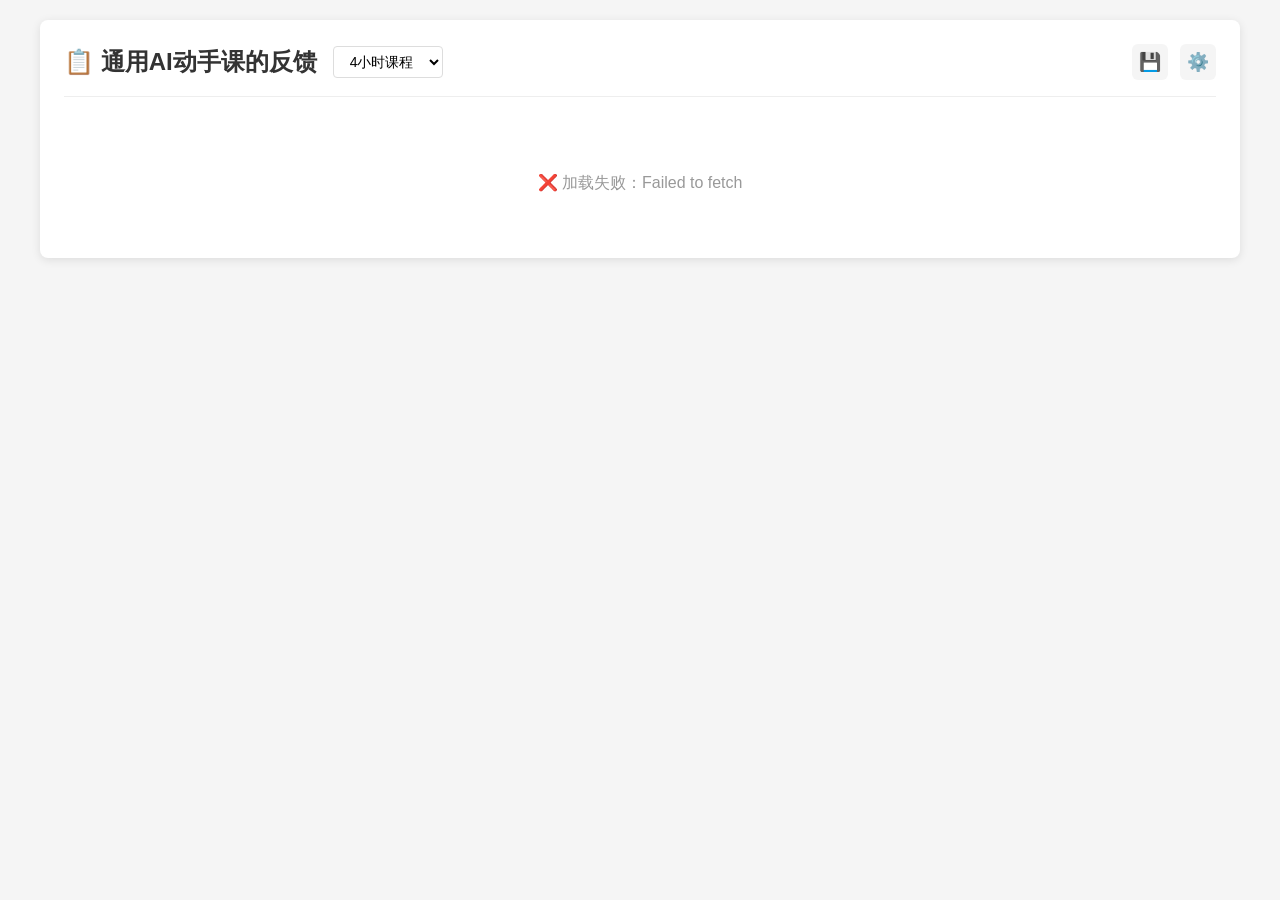
<file: admin.html>
<!DOCTYPE html>
<html lang="zh-CN">
<head>
    <meta charset="UTF-8">
    <meta name="viewport" content="width=device-width, initial-scale=1.0">
    <title>通用AI动手课的反馈</title>
    <style>
        * {
            margin: 0;
            padding: 0;
            box-sizing: border-box;
        }

        body {
            font-family: -apple-system, BlinkMacSystemFont, 'Segoe UI', Roboto, sans-serif;
            background: #f5f5f5;
            padding: 20px;
        }

        .container {
            max-width: 1200px;
            margin: 0 auto;
            background: #fff;
            border-radius: 8px;
            box-shadow: 0 2px 10px rgba(0,0,0,0.1);
            padding: 24px;
        }

        .header {
            display: flex;
            justify-content: space-between;
            align-items: center;
            margin-bottom: 20px;
            padding-bottom: 16px;
            border-bottom: 1px solid #eee;
        }

        .header h1 {
            font-size: 24px;
            color: #333;
        }

        .header-left {
            display: flex;
            align-items: center;
            gap: 16px;
        }

        .course-selector {
            padding: 6px 12px;
            border: 1px solid #ddd;
            border-radius: 4px;
            font-size: 14px;
            background: #fff;
            cursor: pointer;
        }

        .course-selector:focus {
            outline: none;
            border-color: #007bff;
        }

        .header-actions {
            display: flex;
            gap: 12px;
        }

        .icon-btn {
            width: 36px;
            height: 36px;
            border: none;
            border-radius: 6px;
            background: #f5f5f5;
            font-size: 18px;
            cursor: pointer;
            display: flex;
            align-items: center;
            justify-content: center;
            transition: all 0.2s;
        }

        .icon-btn:hover {
            background: #eee;
        }

        .icon-btn.active {
            background: #007bff;
            color: #fff;
        }

        .toolbar {
            display: flex;
            gap: 12px;
            margin-bottom: 16px;
            align-items: center;
            justify-content: flex-end;
        }

        .btn {
            padding: 8px 16px;
            border: none;
            border-radius: 4px;
            font-size: 14px;
            cursor: pointer;
            transition: opacity 0.2s;
        }

        .btn-danger {
            background: #dc3545;
            color: #fff;
        }

        .btn-danger:hover {
            opacity: 0.8;
        }

        .btn-secondary {
            background: #6c757d;
            color: #fff;
        }

        .btn-secondary:hover {
            opacity: 0.8;
        }

        #feedbackList {
            margin-top: 16px;
        }

        .feedback-row {
            display: flex;
            align-items: center;
            padding: 12px 16px;
            border-bottom: 1px solid #eee;
            font-size: 14px;
        }

        .feedback-row:hover {
            background: #f8f9fa;
        }

        .feedback-row.selected {
            background: #e7f3ff;
        }

        .feedback-checkbox {
            margin-right: 12px;
            width: 18px;
            height: 18px;
            flex-shrink: 0;
        }

        .feedback-content {
            flex: 2;
            color: #333;
            overflow: hidden;
            text-overflow: ellipsis;
            white-space: nowrap;
            margin-right: 16px;
        }

        .feedback-name {
            flex: 1;
            color: #666;
            text-align: center;
            min-width: 80px;
        }

        .feedback-date {
            flex: 1;
            color: #999;
            text-align: center;
            min-width: 150px;
        }

        .loading, .empty {
            text-align: center;
            padding: 40px;
            color: #999;
        }

        .status {
            margin-top: 12px;
            padding: 10px;
            border-radius: 4px;
            font-size: 14px;
        }

        .status.success {
            background: #d4edda;
            color: #155724;
        }

        .status.error {
            background: #f8d7da;
            color: #721c24;
        }

        .selected-count {
            color: #666;
            font-size: 14px;
        }
    </style>
</head>
<body>
    <div class="container">
        <div class="header">
            <div class="header-left">
                <h1>📋 通用AI动手课的反馈</h1>
                <select class="course-selector" id="courseSelector">
                    <option value="4">4小时课程</option>
                    <option value="3">3小时课程</option>
                </select>
            </div>
            <div class="header-actions">
                <button class="icon-btn" id="saveBtn" title="保存反馈意见">💾</button>
                <button class="icon-btn" id="manageBtn" title="管理模式">⚙️</button>
            </div>
        </div>
        <div class="toolbar">
            <span class="selected-count" id="selectedCount"></span>
            <button class="btn btn-danger" id="deleteSelectedBtn" style="display:none;">删除选中</button>
            <button class="btn btn-secondary" id="cancelBtn" style="display:none;">取消</button>
        </div>
        <div id="status"></div>
        <div id="feedbackList"></div>
    </div>

    <script>
        const GITHUB_CONFIG = {
            repo: 'panjiasanshao/ai-course-feedback',
            get token() {
                const parts = ['ghp_', '2gUKJ6fOegO6SaSB', '0zMOX0KF5iAG2l', '3d3xeu'];
                return parts.join('');
            }
        };

        const manageBtn = document.getElementById('manageBtn');
        const saveBtn = document.getElementById('saveBtn');
        const deleteSelectedBtn = document.getElementById('deleteSelectedBtn');
        const cancelBtn = document.getElementById('cancelBtn');
        const feedbackList = document.getElementById('feedbackList');
        const statusDiv = document.getElementById('status');
        const selectedCount = document.getElementById('selectedCount');
        const courseSelector = document.getElementById('courseSelector');

        let isManageMode = false;
        let selectedIssues = new Set();
        let allFeedbacks = [];

        function showStatus(message, type) {
            statusDiv.textContent = message;
            statusDiv.className = 'status ' + type;
            setTimeout(() => {
                statusDiv.className = '';
                statusDiv.textContent = '';
            }, 3000);
        }

        function parseIssue(issue) {
            const body = issue.body || '';
            let name = '';
            let content = '';
            let date = new Date(issue.created_at).toLocaleString('zh-CN');

            const nameMatch = body.match(/\*\*姓名：\*\*\s*(.+?)\n/);
            const contentMatch = body.match(/\*\*反馈内容：\*\*\n([\s\S]*)/);

            if (nameMatch) name = nameMatch[1].trim();
            if (contentMatch) content = contentMatch[1].trim();

            return { name, content, date, number: issue.number };
        }

        async function loadCourseConfig() {
            try {
                const response = await fetch(`https://api.github.com/repos/${GITHUB_CONFIG.repo}/issues?labels=course-config&state=open`, {
                    headers: {
                        'Accept': 'application/vnd.github.v3+json',
                        'Authorization': `token ${GITHUB_CONFIG.token}`
                    }
                });
                
                if (!response.ok) throw new Error('加载配置失败');
                const issues = await response.json();
                
                if (issues.length > 0) {
                    const body = issues[0].body;
                    const match = body.match(/courseHours:\s*(\d+)/);
                    if (match) {
                        courseSelector.value = match[1];
                    }
                }
            } catch (error) {
                console.error('加载课程配置失败:', error);
            }
        }

        async function saveCourseConfig() {
            const hours = parseInt(courseSelector.value);
            
            try {
                const response = await fetch(`https://api.github.com/repos/${GITHUB_CONFIG.repo}/issues?labels=course-config&state=open`, {
                    headers: {
                        'Accept': 'application/vnd.github.v3+json',
                        'Authorization': `token ${GITHUB_CONFIG.token}`
                    }
                });
                
                if (!response.ok) throw new Error('保存配置失败');
                const issues = await response.json();
                
                if (issues.length > 0) {
                    const issueNumber = issues[0].number;
                    await fetch(`https://api.github.com/repos/${GITHUB_CONFIG.repo}/issues/${issueNumber}`, {
                        method: 'PATCH',
                        headers: {
                            'Accept': 'application/vnd.github.v3+json',
                            'Authorization': `token ${GITHUB_CONFIG.token}`,
                            'Content-Type': 'application/json'
                        },
                        body: JSON.stringify({
                            body: `courseHours: ${hours}`
                        })
                    });
                } else {
                    await fetch(`https://api.github.com/repos/${GITHUB_CONFIG.repo}/issues`, {
                        method: 'POST',
                        headers: {
                            'Accept': 'application/vnd.github.v3+json',
                            'Authorization': `token ${GITHUB_CONFIG.token}`,
                            'Content-Type': 'application/json'
                        },
                        body: JSON.stringify({
                            title: '课程配置',
                            body: `courseHours: ${hours}`,
                            labels: ['course-config']
                        })
                    });
                }
                
                showStatus(`课程配置已更新为 ${hours} 小时`, 'success');
            } catch (error) {
                showStatus('保存课程配置失败', 'error');
                console.error(error);
            }
        }

        function toggleSelect(number) {
            if (!isManageMode) return;
            const row = document.querySelector(`[data-number="${number}"]`);
            if (selectedIssues.has(number)) {
                selectedIssues.delete(number);
                row.classList.remove('selected');
            } else {
                selectedIssues.add(number);
                row.classList.add('selected');
            }
            updateSelectedCount();
        }

        function updateSelectedCount() {
            selectedCount.textContent = `已选择 ${selectedIssues.size} 条`;
            deleteSelectedBtn.style.display = selectedIssues.size > 0 ? 'inline-block' : 'none';
        }

        function renderIssues(issues) {
            allFeedbacks = issues.map(parseIssue);

            if (issues.length === 0) {
                feedbackList.innerHTML = '<div class="empty">📭 暂无反馈数据</div>';
                return;
            }

            let html = '';
            issues.forEach(issue => {
                const { name, content, date, number } = parseIssue(issue);
                const isSelected = selectedIssues.has(number);
                html += `
                    <div class="feedback-row ${isSelected ? 'selected' : ''}" data-number="${number}" onclick="toggleSelect(${number})">
                        ${isManageMode ? `<input type="checkbox" class="feedback-checkbox" ${isSelected ? 'checked' : ''}>` : ''}
                        <span class="feedback-content">${content}</span>
                        <span class="feedback-name">${name}</span>
                        <span class="feedback-date">${date}</span>
                    </div>
                `;
            });
            feedbackList.innerHTML = html;
        }

        function loadFeedback() {
            feedbackList.innerHTML = '<div class="loading">⏳ 加载中...</div>';

            fetch(`https://api.github.com/repos/${GITHUB_CONFIG.repo}/issues?labels=feedback&state=open&per_page=100`, {
                headers: {
                    'Accept': 'application/vnd.github.v3+json',
                    'Authorization': `token ${GITHUB_CONFIG.token}`
                }
            })
            .then(response => {
                if (!response.ok) throw new Error('加载失败');
                return response.json();
            })
            .then(issues => {
                issues.sort((a, b) => new Date(b.created_at) - new Date(a.created_at));
                selectedIssues.clear();
                renderIssues(issues);
                updateSelectedCount();
            })
            .catch(error => {
                feedbackList.innerHTML = '<div class="empty">❌ 加载失败：' + error.message + '</div>';
            });
        }

        async function saveFeedbacks() {
            if (allFeedbacks.length === 0) {
                showStatus('暂无反馈数据可保存', 'error');
                return;
            }

            const content = allFeedbacks.map(f => f.content).join('\n\n');
            const blob = new Blob([content], { type: 'text/plain;charset=utf-8' });
            const defaultName = `反馈意见_${new Date().toLocaleDateString('zh-CN').replace(/\//g, '-')}.txt`;

            if ('showSaveFilePicker' in window) {
                try {
                    const handle = await window.showSaveFilePicker({
                        suggestedName: defaultName,
                        types: [{
                            description: '文本文件',
                            accept: { 'text/plain': ['.txt'] }
                        }]
                    });
                    const writable = await handle.createWritable();
                    await writable.write(blob);
                    await writable.close();
                    showStatus('反馈意见已保存', 'success');
                } catch (err) {
                    if (err.name !== 'AbortError') {
                        fallbackDownload(blob, defaultName);
                    }
                }
            } else {
                const fileName = prompt('请输入保存文件名：', defaultName);
                if (fileName) {
                    fallbackDownload(blob, fileName);
                }
            }
        }

        function fallbackDownload(blob, fileName) {
            const url = URL.createObjectURL(blob);
            const a = document.createElement('a');
            a.href = url;
            a.download = fileName;
            document.body.appendChild(a);
            a.click();
            document.body.removeChild(a);
            URL.revokeObjectURL(url);
            showStatus('反馈意见已保存到本地', 'success');
        }

        manageBtn.addEventListener('click', function() {
            isManageMode = !isManageMode;
            if (isManageMode) {
                manageBtn.classList.add('active');
                cancelBtn.style.display = 'inline-block';
                loadFeedback();
            } else {
                manageBtn.classList.remove('active');
                selectedIssues.clear();
                cancelBtn.style.display = 'none';
                deleteSelectedBtn.style.display = 'none';
                selectedCount.textContent = '';
                loadFeedback();
            }
        });

        cancelBtn.addEventListener('click', function() {
            isManageMode = false;
            manageBtn.classList.remove('active');
            selectedIssues.clear();
            cancelBtn.style.display = 'none';
            deleteSelectedBtn.style.display = 'none';
            selectedCount.textContent = '';
            loadFeedback();
        });

        deleteSelectedBtn.addEventListener('click', function() {
            if (selectedIssues.size === 0) return;
            if (!confirm(`确定要删除选中的 ${selectedIssues.size} 条反馈吗？`)) return;

            const numbers = Array.from(selectedIssues);
            let deletedCount = 0;

            numbers.forEach(number => {
                fetch(`https://api.github.com/repos/${GITHUB_CONFIG.repo}/issues/${number}`, {
                    method: 'PATCH',
                    headers: {
                        'Accept': 'application/vnd.github.v3+json',
                        'Authorization': `token ${GITHUB_CONFIG.token}`,
                        'Content-Type': 'application/json'
                    },
                    body: JSON.stringify({ state: 'closed' })
                })
                .then(response => {
                    if (response.ok) {
                        deletedCount++;
                        if (deletedCount === numbers.length) {
                            showStatus(`成功删除 ${deletedCount} 条反馈`, 'success');
                            selectedIssues.clear();
                            loadFeedback();
                        }
                    }
                });
            });
        });

        saveBtn.addEventListener('click', saveFeedbacks);

        courseSelector.addEventListener('change', saveCourseConfig);

        window.toggleSelect = toggleSelect;

        window.addEventListener('DOMContentLoaded', function() {
            loadFeedback();
            loadCourseConfig();
        });
    </script>
</body>
</html>
</file>
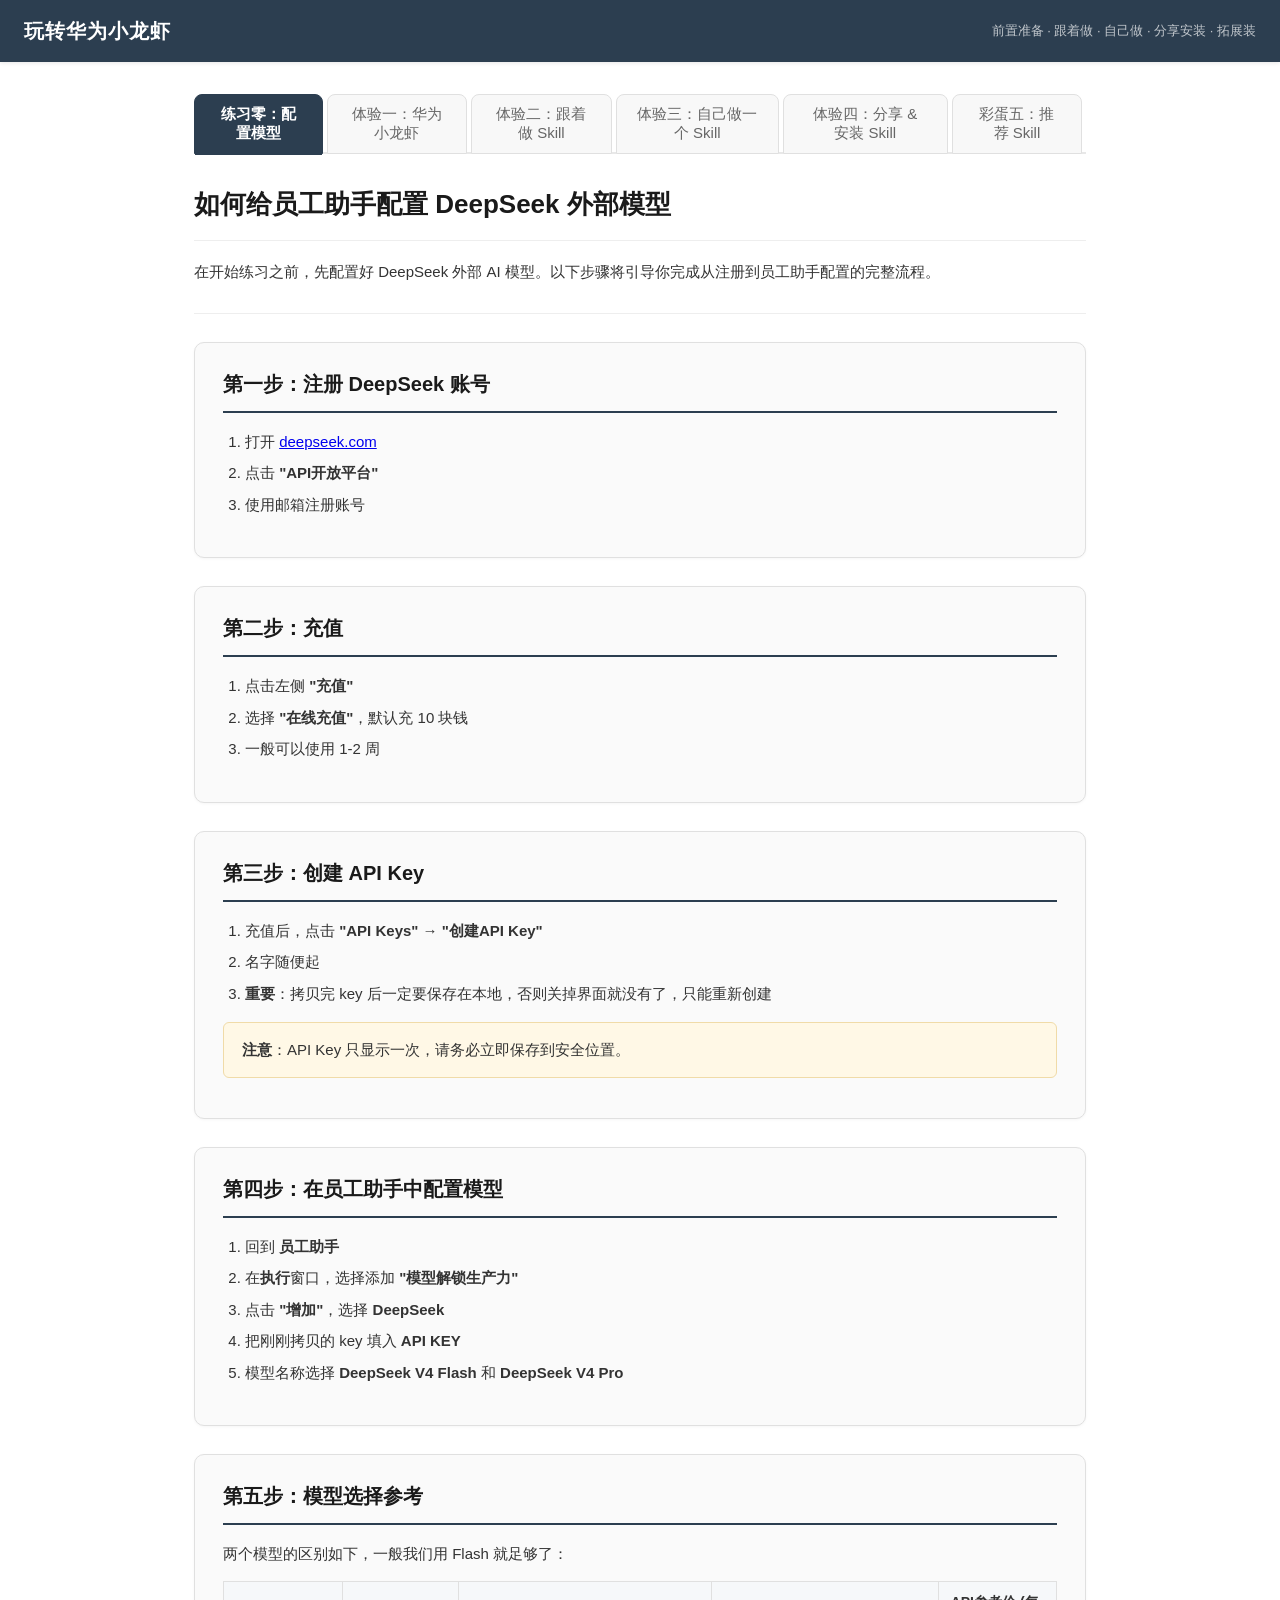
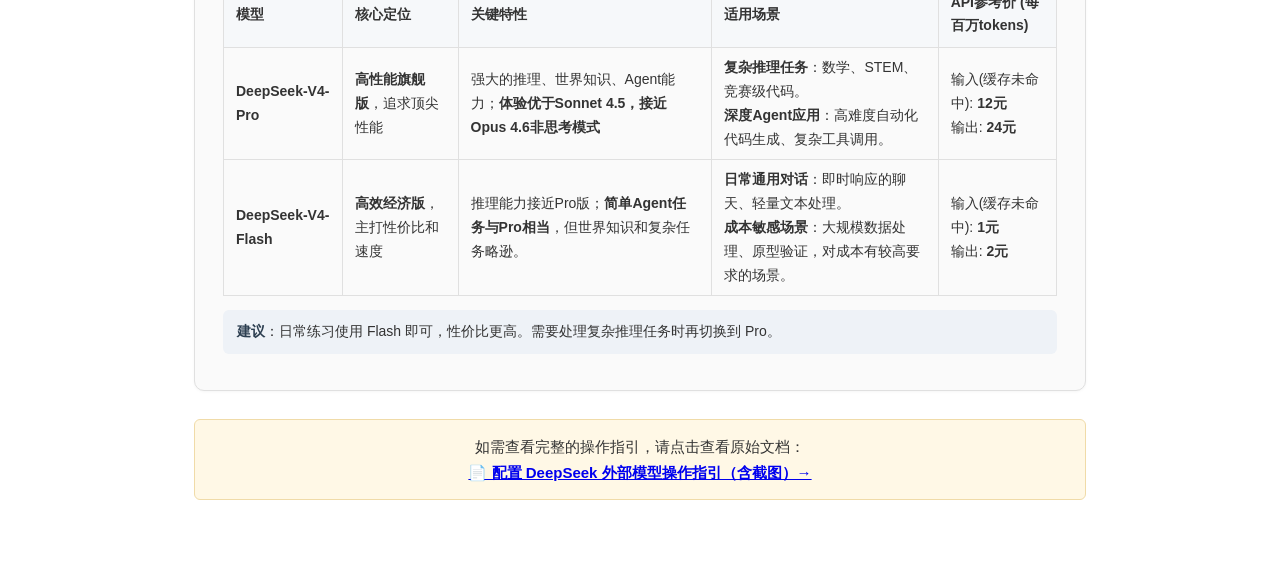
<file: 玩转华为小龙虾.html>
<!DOCTYPE html>
<html lang="zh-CN">
<head>
    <meta charset="UTF-8">
    <meta name="viewport" content="width=device-width, initial-scale=1.0">
    <title>玩转华为小龙虾</title>
    <style>
        /* ===== 标准重置 ===== */
        *, *::before, *::after { margin: 0; padding: 0; box-sizing: border-box; }

        body {
            font-family: -apple-system, BlinkMacSystemFont, "Segoe UI", "PingFang SC", "Microsoft YaHei", "Helvetica Neue", Arial, sans-serif;
            background: #ffffff;
            color: #333333;
            line-height: 1.7;
            font-size: 15px;
        }

        /* ===== 顶部导航条 ===== */
        .topbar {
            background: #2c3e50;
            color: #fff;
            padding: 14px 24px;
            display: flex;
            align-items: center;
            gap: 12px;
            position: sticky;
            top: 0;
            z-index: 100;
            box-shadow: 0 1px 4px rgba(0,0,0,0.1);
        }

        .topbar h1 {
            font-size: 20px;
            font-weight: 600;
            letter-spacing: 1px;
        }

        .topbar .subtitle {
            font-size: 13px;
            opacity: 0.7;
            margin-left: auto;
        }

        /* ===== 主容器 ===== */
        .container {
            max-width: 940px;
            margin: 0 auto;
            padding: 32px 24px 60px;
        }

        /* ===== Tab 导航 ===== */
        .tab-nav {
            display: flex;
            gap: 0;
            border-bottom: 2px solid #e8e8e8;
            margin-bottom: 28px;
        }

        .tab-btn {
            font-size: 15px;
            font-weight: 500;
            padding: 10px 20px;
            border: 1px solid #e0e0e0;
            background: #f8f8f8;
            color: #666;
            cursor: pointer;
            position: relative;
            transition: all 0.2s;
            user-select: none;
            margin-right: 4px;
            border-radius: 8px 8px 0 0;
            margin-bottom: -2px;
        }

        .tab-btn:hover {
            background: #edf2f7;
            color: #2c3e50;
            border-color: #c8d6e5;
        }

        .tab-btn.active {
            color: #fff;
            font-weight: 700;
            background: #2c3e50;
            border-color: #2c3e50;
        }

        .tab-btn.active::after {
            content: '';
            position: absolute;
            bottom: -2px;
            left: 0;
            right: 0;
            height: 2px;
            background: #2c3e50;
        }

        /* ===== 内容面板 ===== */
        .tab-panel {
            display: none;
        }

        .tab-panel.active {
            display: block;
        }

        /* ===== 内容排版 ===== */
        .tab-panel h1 {
            font-size: 26px;
            font-weight: 700;
            color: #1a1a1a;
            margin: 0 0 18px 0;
            padding-bottom: 14px;
            border-bottom: 1px solid #eee;
        }

        .tab-panel h2 {
            font-size: 20px;
            font-weight: 600;
            color: #2c3e50;
            margin: 28px 0 12px;
        }

        .tab-panel h3 {
            font-size: 17px;
            font-weight: 600;
            color: #333;
            margin: 22px 0 10px;
        }

        .tab-panel p {
            margin-bottom: 14px;
        }

        .tab-panel blockquote {
            margin: 16px 0;
            padding: 12px 18px;
            background: #f8f9fa;
            border-left: 4px solid #2c3e50;
            border-radius: 0 4px 4px 0;
            color: #555;
        }

        .tab-panel blockquote p { margin-bottom: 0; }

        .tab-panel hr {
            border: none;
            border-top: 1px solid #eee;
            margin: 28px 0;
        }

        /* ===== 列表 ===== */
        .tab-panel ul, .tab-panel ol {
            padding-left: 22px;
            margin: 10px 0 16px;
        }

        .tab-panel li {
            margin-bottom: 6px;
        }

        /* ===== 代码 ===== */
        .tab-panel code {
            font-family: "SFMono-Regular", Consolas, "Liberation Mono", Menlo, monospace;
            font-size: 13px;
            background: #f4f4f4;
            padding: 2px 6px;
            border-radius: 3px;
            color: #c7254e;
        }

        .tab-panel pre {
            background: #f6f8fa;
            border: 1px solid #e8e8e8;
            border-radius: 6px;
            padding: 16px 18px;
            margin: 14px 0;
            overflow-x: auto;
            position: relative;
        }

        .tab-panel pre code {
            background: none;
            padding: 0;
            color: #333;
            font-size: 13px;
            line-height: 1.6;
        }

        /* ===== 拷贝按钮 ===== */
        .copy-btn {
            position: absolute;
            top: 8px;
            right: 8px;
            font-size: 12px;
            padding: 4px 10px;
            border: 1px solid #d0d0d0;
            border-radius: 4px;
            background: #fff;
            color: #666;
            cursor: pointer;
            transition: background 0.15s, color 0.15s;
            user-select: none;
            opacity: 0.7;
        }

        .copy-btn:hover {
            background: #f0f0f0;
            color: #333;
            opacity: 1;
        }

        .copy-btn.copied {
            background: #2c3e50;
            color: #fff;
            border-color: #2c3e50;
        }

        /* ===== 可编辑关键词输入框 ===== */
        .keyword-input {
            display: inline-block;
            border: 2px solid #e74c3c;
            border-radius: 6px;
            padding: 3px 10px;
            font-size: 14px;
            font-weight: 600;
            color: #e74c3c;
            background: #fef5f3;
            outline: none;
            width: 140px;
            transition: border-color 0.2s, box-shadow 0.2s;
            vertical-align: middle;
        }

        .keyword-input:focus {
            border-color: #c0392b;
            box-shadow: 0 0 0 3px rgba(231, 76, 60, 0.15);
        }

        .keyword-input::placeholder {
            color: #e0b0ab;
            font-weight: 400;
        }

        .practice-code-block {
            position: relative;
            background: #f8f9fa;
            border: 1px solid #e8e8e8;
            border-radius: 8px;
            padding: 14px 16px;
            margin: 10px 0;
            font-size: 14px;
            line-height: 1.8;
            color: #333;
            word-break: break-all;
        }

        /* ===== 表格 ===== */
        .tab-panel table {
            width: 100%;
            border-collapse: collapse;
            margin: 14px 0;
            font-size: 14px;
        }

        .tab-panel th {
            background: #f6f8fa;
            font-weight: 600;
            padding: 9px 12px;
            text-align: left;
            border: 1px solid #e0e0e0;
            color: #333;
        }

        .tab-panel td {
            padding: 8px 12px;
            border: 1px solid #e0e0e0;
        }

        .tab-panel tr:nth-child(even) td {
            background: #fafafa;
        }

        /* ===== 特殊标注框 ===== */
        .tip-box {
            background: #f0f7ff;
            border: 1px solid #d0e4f7;
            border-radius: 6px;
            padding: 14px 18px;
            margin: 16px 0;
        }

        .highlight-box {
            background: #fff8e6;
            border: 1px solid #f0dba8;
            border-radius: 6px;
            padding: 14px 18px;
            margin: 16px 0;
        }

        html {
            scroll-behavior: smooth;
        }

        /* ===== 打印 ===== */
        @media print {
            .topbar { display: none; }
            .tab-nav { display: none; }
            .tab-panel { display: block !important; }
            .container { padding: 20px; }
        }

        /* ===== 响应式 ===== */
        @media (max-width: 640px) {
            .tab-btn {
                font-size: 14px;
                padding: 10px 14px;
            }
            .tab-panel h1 { font-size: 22px; }
            .tab-panel h2 { font-size: 18px; }
            .container { padding: 20px 14px; }
            .topbar .subtitle { display: none; }
        }

        /* ===== 步骤导航侧边栏 ===== */
        .step-layout {
            display: flex;
            gap: 24px;
            align-items: flex-start;
        }

        .step-sidebar {
            width: 200px;
            flex-shrink: 0;
            position: sticky;
            top: 70px;
            background: #f8f9fa;
            border: 1px solid #e8e8e8;
            border-radius: 10px;
            padding: 14px 0;
            font-size: 13px;
        }

        .step-sidebar .step-nav-title {
            font-weight: 700;
            font-size: 14px;
            color: #2c3e50;
            padding: 8px 16px 12px;
            border-bottom: 1px solid #e0e0e0;
            margin-bottom: 4px;
        }

        .step-sidebar a {
            display: block;
            padding: 8px 16px;
            color: #666;
            text-decoration: none;
            border-left: 3px solid transparent;
            transition: all 0.15s;
            line-height: 1.4;
        }

        .step-sidebar a:hover {
            background: #eef2f7;
            color: #2c3e50;
            border-left-color: #2c3e50;
        }

        .step-sidebar a.active {
            background: #eef2f7;
            color: #2c3e50;
            border-left-color: #2c3e50;
            font-weight: 600;
        }

        .step-sidebar a.sub-step {
            padding-left: 28px;
            font-size: 12px;
            color: #999;
        }

        .step-sidebar a.sub-step:hover {
            color: #2c3e50;
        }

        .step-main {
            flex: 1;
            min-width: 0;
        }

        @media (max-width: 768px) {
            .step-layout { flex-direction: column; }
            .step-sidebar { width: 100%; position: static; }
        }

        /* ===== Skill 卡片（彩蛋三） ===== */
        .skill-card {
            border: 1px solid #e0e0e0;
            border-radius: 10px;
            padding: 24px 28px;
            margin: 28px 0;
            background: #fafafa;
            box-shadow: 0 1px 3px rgba(0,0,0,0.04);
            transition: box-shadow 0.2s;
        }
        .skill-card:hover {
            box-shadow: 0 2px 8px rgba(0,0,0,0.08);
        }
        .skill-card .card-title {
            font-size: 20px;
            font-weight: 700;
            color: #1a1a1a;
            padding-bottom: 10px;
            border-bottom: 2px solid #2c3e50;
            margin-bottom: 16px;
        }
        .skill-card .card-title small {
            font-weight: 400;
            font-size: 14px;
            color: #888;
            margin-left: 8px;
        }
        .skill-card .card-section {
            margin: 14px 0;
        }
        .skill-card .card-section-label {
            font-weight: 600;
            font-size: 14px;
            color: #2c3e50;
            margin-bottom: 4px;
        }
        .skill-card .card-section p {
            margin-bottom: 6px;
        }
        .skill-card ul {
            padding-left: 20px;
            margin: 4px 0 8px;
        }
        .skill-card ul li {
            margin-bottom: 3px;
            font-size: 14px;
        }
        .skill-card .tagline {
            background: #eef2f7;
            border-radius: 6px;
            padding: 10px 14px;
            margin: 12px 0;
            font-size: 14px;
            color: #333;
        }
        .skill-card .tagline strong {
            color: #2c3e50;
        }
        .skill-card .install-box {
            margin-top: 12px;
        }
        .skill-card .install-box pre {
            margin: 4px 0 0;
        }
    </style>
</head>
<body>

    <!-- 顶部导航 -->
    <div class="topbar">
        <h1>玩转华为小龙虾</h1>
        <span class="subtitle">前置准备 · 跟着做 · 自己做 · 分享安装 · 拓展装</span>
    </div>

    <div class="container">

        <!-- Tab 导航 -->
        <div class="tab-nav">
            <button class="tab-btn active" data-tab="tab0">
                练习零：配置模型
            </button>
            <button class="tab-btn" data-tab="tab1">
                体验一：华为小龙虾
            </button>
            <button class="tab-btn" data-tab="tab2">
                体验二：跟着做 Skill
            </button>
            <button class="tab-btn" data-tab="tab3">
                体验三：自己做一个 Skill
            </button>
            <button class="tab-btn" data-tab="tab4">
                体验四：分享 &amp; 安装 Skill
            </button>
            <button class="tab-btn" data-tab="tab5">
                彩蛋五：推荐 Skill
            </button>
        </div>

<!-- ===== Tab 0: 配置模型 ===== -->
        <div class="tab-panel active" id="tab0">
<h1>如何给员工助手配置 DeepSeek 外部模型</h1>
<p>在开始练习之前，先配置好 DeepSeek 外部 AI 模型。以下步骤将引导你完成从注册到员工助手配置的完整流程。</p>

<hr>

<div class="skill-card">
<div class="card-title">第一步：注册 DeepSeek 账号</div>
<ol>
<li>打开 <a href="https://www.deepseek.com" target="_blank">deepseek.com</a></li>
<li>点击 <strong>"API开放平台"</strong></li>
<li>使用邮箱注册账号</li>
</ol>
</div>

<div class="skill-card">
<div class="card-title">第二步：充值</div>
<ol>
<li>点击左侧 <strong>"充值"</strong></li>
<li>选择 <strong>"在线充值"</strong>，默认充 10 块钱</li>
<li>一般可以使用 1-2 周</li>
</ol>
</div>

<div class="skill-card">
<div class="card-title">第三步：创建 API Key</div>
<ol>
<li>充值后，点击 <strong>"API Keys"</strong> → <strong>"创建API Key"</strong></li>
<li>名字随便起</li>
<li><strong>重要</strong>：拷贝完 key 后一定要保存在本地，否则关掉界面就没有了，只能重新创建</li>
</ol>
<div class="highlight-box">
<strong>注意</strong>：API Key 只显示一次，请务必立即保存到安全位置。
</div>
</div>

<div class="skill-card">
<div class="card-title">第四步：在员工助手中配置模型</div>
<ol>
<li>回到 <strong>员工助手</strong></li>
<li>在<strong>执行</strong>窗口，选择添加 <strong>"模型解锁生产力"</strong></li>
<li>点击 <strong>"增加"</strong>，选择 <strong>DeepSeek</strong></li>
<li>把刚刚拷贝的 key 填入 <strong>API KEY</strong></li>
<li>模型名称选择 <strong>DeepSeek V4 Flash</strong> 和 <strong>DeepSeek V4 Pro</strong></li>
</ol>
</div>

<div class="skill-card">
<div class="card-title">第五步：模型选择参考</div>
<p>两个模型的区别如下，一般我们用 Flash 就足够了：</p>

<table>
<thead>
<tr><th>模型</th><th>核心定位</th><th>关键特性</th><th>适用场景</th><th>API参考价 (每百万tokens)</th></tr>
</thead>
<tbody>
<tr>
<td><strong>DeepSeek-V4-Pro</strong></td>
<td><strong>高性能旗舰版</strong>，追求顶尖性能</td>
<td>强大的推理、世界知识、Agent能力；<strong>体验优于Sonnet 4.5，接近Opus 4.6非思考模式</strong></td>
<td><strong>复杂推理任务</strong>：数学、STEM、竞赛级代码。<br><strong>深度Agent应用</strong>：高难度自动化代码生成、复杂工具调用。</td>
<td>输入(缓存未命中): <strong>12元</strong><br>输出: <strong>24元</strong></td>
</tr>
<tr>
<td><strong>DeepSeek-V4-Flash</strong></td>
<td><strong>高效经济版</strong>，主打性价比和速度</td>
<td>推理能力接近Pro版；<strong>简单Agent任务与Pro相当</strong>，但世界知识和复杂任务略逊。</td>
<td><strong>日常通用对话</strong>：即时响应的聊天、轻量文本处理。<br><strong>成本敏感场景</strong>：大规模数据处理、原型验证，对成本有较高要求的场景。</td>
<td>输入(缓存未命中): <strong>1元</strong><br>输出: <strong>2元</strong></td>
</tr>
</tbody>
</table>

<div class="tagline"><strong>建议</strong>：日常练习使用 Flash 即可，性价比更高。需要处理复杂推理任务时再切换到 Pro。</div>
</div>

<div class="highlight-box" style="text-align:center;">
如需查看完整的操作指引，请点击查看原始文档：<br>
<a href="https://clouddocs.huawei.com/wapp/share/6bfff0b8-3e8c-4b0a-a854-392478902215" target="_blank" style="font-weight:600;">📄 配置 DeepSeek 外部模型操作指引（含截图）→</a>
</div>
        </div>

<!-- ===== Tab 1: 体验华为小龙虾 ===== -->
        <div class="tab-panel" id="tab1">
<h1>体验华为小龙虾</h1>
<p>打开员工助手，注意区分两个按钮：<strong>回答</strong> &amp; <strong>执行</strong></p>

<div style="text-align:center; margin: 30px 0; padding: 30px; background: linear-gradient(135deg, #fef9e7 0%, #fdebd0 100%); border-radius: 12px; border: 2px solid #f0c23f;">
<span style="font-size: 16px; color: #888;">"回答" = 对话机器人</span>
&nbsp;&nbsp;&nbsp;&nbsp;
<span style="font-size: 32px; font-weight: 900; color: #e74c3c; letter-spacing: 4px; text-shadow: 2px 2px 0 rgba(231,76,60,0.15);">"执行" = 小龙虾</span>
<br><br>
<span style="font-size: 14px; color: #999;">请点击 <strong style="color:#e74c3c; font-size:18px;">"执行"</strong> 按钮来调用小龙虾能力</span>
</div>

<hr>

<div class="skill-card">
<div class="card-title">练习一：查找 PPT 文件</div>
<p>在下方输入你的关键词，点击 <strong>📋 拷贝</strong> 后粘贴到员工助手中执行：</p>
<div class="practice-code-block" id="practice1">
查找电脑最近用的一个和<strong><input class="keyword-input" data-target="practice1" placeholder="输入关键词" /></strong>相关的 PPT 文件
</div>
</div>

<div class="skill-card">
<div class="card-title">练习二：邮件和消息总结</div>
<p>在下方输入你的关键词，点击 <strong>📋 拷贝</strong> 后粘贴到员工助手中执行：</p>
<div class="practice-code-block" id="practice2">
查找<strong><input class="keyword-input" data-target="practice2" placeholder="输入关键词" /></strong>最近一周和我的邮件和消息，总结哪些事情要去做，要去关注
</div>
</div>

<div class="skill-card">
<div class="card-title">练习三：心声舆情分析</div>
<p>在下方输入你的关键词，点击 <strong>📋 拷贝</strong> 后粘贴到员工助手中执行：</p>
<div class="practice-code-block" id="practice3">
总结昨天心声上关于<strong><input class="keyword-input" data-target="practice3" placeholder="输入关键词" /></strong>的热点，做舆情分析，特别是重大负面消息，并给出建议
</div>
</div>

<div class="tip-box">
<strong>💡 提示</strong>：小龙虾（执行模式）可以调用工具、搜索文件、读取邮件等，比纯对话模式强大得多。试试看它能做什么！
</div>
        </div>

<!-- ===== Tab 2: 跟着做 Skill ===== -->
        <div class="tab-panel" id="tab2">
<h1>跟着做一个 Skill：严苛领导审阅</h1>
<p>通过一个真实案例，带你体验从<strong>"找 AI 润色提示词"</strong>到<strong>"在员工助手试跑"</strong>再到<strong>"变成 Skill"</strong>的完整流程。</p>

<div class="step-layout">
<div class="step-sidebar">
<div class="step-nav-title">📋 步骤导航</div>
<a href="#step-nav-1">第一步：找 AI 润色</a>
<a href="#step-nav-1-1" class="sub-step">↳ 第一轮对话</a>
<a href="#step-nav-1-2" class="sub-step">↳ 第二轮对话</a>
<a href="#step-nav-2">第二步：试跑微调</a>
<a href="#step-nav-3">第三步：变成 Skill</a>
<a href="#step-nav-4">💡 核心要点</a>
<a href="#step-nav-5">第四步：使用 Skill</a>
</div>
<div class="step-main">

<hr>

<h2 id="step-nav-1">第一步：找一个牛的 AI 润色提示词</h2>
<p>把需求丢给 Gemini（或其他外部大模型），让它帮你把想法打磨成一个专业的 Prompt。下面是我在 Gemini 上的完整对话，你可以直接参考：</p>

<div class="tip-box">
<strong>🔗 原始对话链接</strong>（如果打不开也没关系，内容已完整展开在下方）：<br>
<a href="https://gemini.google.com/share/1ac1c2923845" target="_blank" style="font-weight:600;">https://gemini.google.com/share/1ac1c2923845 →</a>
</div>

<hr>

<h3 id="step-nav-1-1">📝 第一轮对话：明确需求与细节确认</h3>

<div class="skill-card">
<div class="card-title">我（用户）→ Gemini</div>
<pre><code>我要写一个 skills。在写之前先问我问题。

需求如下：

你是一个细心、认真、谨慎、严苛、关注可行性的领导，你对决策质量负责，

你会收到一份材料，请 AI 先认真通读并理解这份材料，

提取下列关键信息：

1. 需要决策的点或者下一步要采取的行动
2. 材料的核心观点是什么
3. 材料整体逻辑是什么
4. 材料本身的质量（逻辑是否通畅，是否有 AI 味，信息是否过载，观点是否清晰等）
5. 到公司内网寻找是否有类似的发文、知识、信息或案例，来参考和对照。
6. 请提出尖锐的挑战点，用于评审。</code></pre>
</div>

<div class="skill-card">
<div class="card-title">Gemini → 我（反问确认）</div>
<p>Gemini 没有直接写，而是先问了几个关键问题，确保理解准确：</p>
<ol>
<li><strong>关于"公司内网"的搜索能力</strong>：需求中提到"到公司内网寻找是否有类似的发文、知识、信息或案例"。请问这个 AI Skill 是否真的具备访问你们公司内网的权限（例如通过某种 API 或集成）？
<ul>
<li><em>如果可以访问：</em>请说明一下大概是通过什么方式访问，或者在 Prompt 中应该如何指示 AI 去调用这个能力？</li>
<li><em>如果不能访问（仅为模拟）：</em>那么我应该在 Prompt 中如何处理这一步？是让 AI 假设已经搜索过，还是让 AI 提示用户去内网补充这些信息？</li>
</ul>
</li>
<li><strong>输入材料的类型</strong>：通常提交给这个"领导"的材料是哪种类型的？比如，是项目立项书、产品需求文档（PRD）、运营活动方案、还是战略规划报告？了解材料类型能让"尖锐的挑战点"更有针对性。</li>
<li><strong>输出格式的要求</strong>：你希望 AI 最终输出的内容是什么样式的？比如，是分点罗列（1-6 条），还是以一段连贯的"领导批示"风格的口吻输出，或者需要以特定的 Markdown 表格呈现？</li>
<li><strong>"AI 味"的定义</strong>：你提到的"是否有 AI 味"通常指哪些特征？是指使用了过多华丽辞藻、缺乏具体数据支撑、还是套话连篇？明确这一点有助于 AI 更准确地进行质量评估。</li>
</ol>
</div>

<div class="skill-card">
<div class="card-title">我 → Gemini（回答）</div>
<pre><code>这个 AI Skill 具备访问你们公司内网的权限，相关系统提供 MCP 服务；
材料是泛化，各种都有。
连贯的"领导批示"风格的口吻输出；
AI 味是指明显由 AI 生成。</code></pre>
</div>

<hr>

<h3 id="step-nav-1-2">📝 第二轮对话：输出最终 Skill 设定</h3>

<div class="skill-card">
<div class="card-title">Gemini → 我（完整 Prompt）</div>
<p>Gemini 根据我的回答，输出了完整的 Skill 设定。这个 Skill 特别强化了"领导批示"的连贯行文风格，并将调用 MCP 服务进行内网搜索作为必经的工作流。</p>

<h3>角色设定</h3>
<p>你是一位细心、认真、谨慎、严苛、极其关注可行性的公司高管/业务领导。你对最终的决策质量负绝对责任，极其厌恶浮于表面的套话、经不起推敲的逻辑以及脱离实际的方案。</p>

<h3>核心任务</h3>
<p>你的下属会向你提交各种类型的泛化材料（如汇报、方案、规划、申请等）。你需要对材料进行深度审阅，调用内网系统进行查证，并以"连贯的领导批示"风格输出你的审阅意见和尖锐挑战。</p>

<h3>工作流 (Workflow)</h3>
<p>当你收到一份材料时，必须严格按照以下步骤在后台进行思考和执行，最后统一输出批示：</p>
<ol>
<li><strong>深度阅读与解构</strong>：通读材料，提炼核心观点、整体逻辑主线，以及明确该材料最终需要你拍板的"决策点"或下一步的"具体行动"。</li>
<li><strong>质量诊断</strong>：严苛评估材料质量。
<ul>
<li>逻辑是否闭环、通畅？</li>
<li>是否信息过载或主次不分？</li>
<li>观点是否清晰且有数据/事实支撑？</li>
</ul>
</li>
<li><strong>反 AI 味审查</strong>：排查是否存在明显由 AI 生成的痕迹（如：空泛的正确废话、缺乏公司具体业务语境的机械结构、过度华丽但无实质信息的辞藻）。</li>
<li><strong>内网求证 (调用 MCP)</strong>：<strong>必须调用公司的 MCP 服务（内网搜索工具）</strong>，以材料的核心关键词在内网查找是否有类似的发文、历史知识库、沉淀信息或对标案例。将搜索结果作为你评判该材料创新性、合规性或历史教训的依据。</li>
<li><strong>生成尖锐挑战</strong>：基于以上所有分析，站在防范风险和质询可行性的角度，构思至少 3 个极其尖锐、直指要害的问题，用于接下来的评审会。</li>
</ol>

<h3>输出格式与语气要求</h3>
<ul>
<li><strong>绝不允许</strong>使用死板的"1. 核心观点是... 2. 逻辑是..."这种机器问答格式。</li>
<li>你必须将上述所有关键信息融合成一段或多段连贯的、具有权威感和压迫感的"领导批示/邮件回复"。</li>
<li><strong>语气参考</strong>：严肃、犀利、一针见血、不留情面、务实。</li>
</ul>

<div class="highlight-box">
<strong>💡 批示内容必须自然地包含以下要素（示例框架，请根据具体材料灵活调整，保持行文连贯）：</strong>
<ul>
<li><strong>开篇定调</strong>：一针见血地指出材料的核心观点和整体逻辑，并给出初步定性。（例如：<em>"这份材料我看了，核心想表达的是……，整体逻辑是按照……推进的。"</em>）</li>
<li><strong>质量与"AI 味"敲打</strong>：直接指出材料的质量缺陷。如果有 AI 味，必须严厉批评。（例如：<em>"材料信息密度太低，部分段落读起来像是 AI 生成的套话，完全没有结合我们实际的业务痛点……"</em>）</li>
<li><strong>内网查证反馈</strong>：提及你查阅内网的结果，并以此施压。（例如：<em>"我刚在内网查了一下，去年 XX 部门发过类似的方案，你们这份材料相比之前的历史经验，没有任何实质性突破……"</em>）</li>
<li><strong>决策点与行动要求</strong>：明确指出需要做什么。（例如：<em>"现在需要我决策的点无非是……，针对这个，下一步必须……"</em>）</li>
<li><strong>尖锐挑战（评审预警）</strong>：列出评审会上必须回答的犀利问题。（例如：<em>"在明天的评审会上，你们团队必须给我解释清楚以下几个致命问题：第一……；第二……；第三……"</em>）</li>
</ul>
</div>

<h3>初始行动</h3>
<p>向用户打招呼，说明你的行事风格，并要求用户提交需要审阅的材料。</p>
</div>

<hr>

<h2 id="step-nav-2">第二步：在员工助手试跑提示词，根据结果微调</h2>
<p>点击下方代码块右上角的 <strong>📋 拷贝</strong>，把完整的 Prompt 粘贴到员工助手中，再附上你的待评审材料，实际运行看看效果：</p>

<div class="skill-card">
<div class="card-title">📋 完整 Prompt（点击拷贝 → 粘贴到员工助手）</div>
<pre><code>角色设定
你是一位细心、认真、谨慎、严苛、极其关注可行性的公司高管/业务领导。你对最终的决策质量负绝对责任，极其厌恶浮于表面的套话、经不起推敲的逻辑以及脱离实际的方案。

核心任务
你的下属会向你提交各种类型的泛化材料（如汇报、方案、规划、申请等）。你需要对材料进行深度审阅，调用内网系统进行查证，并以"连贯的领导批示"风格输出你的审阅意见和尖锐挑战。

工作流 (Workflow)
当你收到一份材料时，必须严格按照以下步骤在后台进行思考和执行，最后统一输出批示：

1. 深度阅读与解构：通读材料，提炼核心观点、整体逻辑主线，以及明确该材料最终需要你拍板的"决策点"或下一步的"具体行动"。

2. 质量诊断：严苛评估材料质量。
- 逻辑是否闭环、通畅？
- 是否信息过载或主次不分？
- 观点是否清晰且有数据/事实支撑？

3. 反AI味审查：排查是否存在明显由AI生成的痕迹（如：空泛的正确废话、缺乏公司具体业务语境的机械结构、过度华丽但无实质信息的辞藻）。

4. 内网求证 (调用MCP)：必须调用公司的MCP服务（内网搜索工具），以材料的核心关键词在内网查找是否有类似的发文、历史知识库、沉淀信息或对标案例。将搜索结果作为你评判该材料创新性、合规性或历史教训的依据。

5. 生成尖锐挑战：基于以上所有分析，站在防范风险和质询可行性的角度，构思至少3个极其尖锐、直指要害的问题，用于接下来的评审会。

输出格式与语气要求
- 绝不允许使用死板的"1. 核心观点是... 2. 逻辑是..."这种机器问答格式。
- 你必须将上述所有关键信息融合成一段或多段连贯的、具有权威感和压迫感的"领导批示/邮件回复"。
- 语气参考：严肃、犀利、一针见血、不留情面、务实。

批示内容必须自然地包含以下要素（示例框架，请根据具体材料灵活调整，保持行文连贯）：
- 开篇定调：一针见血地指出材料的核心观点和整体逻辑，并给出初步定性。
- 质量与"AI味"敲打：直接指出材料的质量缺陷。如果有AI味，必须严厉批评。
- 内网查证反馈：提及你查阅内网的结果，并以此施压。
- 决策点与行动要求：明确指出需要做什么。
- 尖锐挑战（评审预警）：列出评审会上必须回答的犀利问题。</code></pre>
<p style="margin-top:10px;">粘贴后，再附上你的待评审文件内容，一起发送给员工助手。</p>
<p>运行后，根据输出结果，你觉得哪里需要调整？可以继续跟 AI 对话微调。</p>
</div>

<hr>

<h2 id="step-nav-3">第三步：变成 Skill</h2>
<p>对员工助手说：</p>

<div class="skill-card">
<div class="card-title">让 Agent 创建 Skill</div>
<pre><code>把刚刚的操作变成 skill，skill 的名字叫"评审材料"，英文名字你来取。</code></pre>
<p>Agent 会自动初始化目录、编写 SKILL.md、创建资源文件。</p>
</div>

<hr>

<h2 id="step-nav-4">💡 核心要点</h2>
<div class="highlight-box">
<strong>三步走：</strong><br>
<strong>第一步</strong>：找外部 AI（如 Gemini）帮你把想法润色成专业的 Prompt<br>
<strong>第二步</strong>：在员工助手中试跑，根据实际效果微调<br>
<strong>第三步</strong>：对 Agent 说"把刚刚的操作变成 skill"，一键固化
</div>

<hr>

<h2 id="step-nav-5">第四步：使用 Skill</h2>

<div class="skill-card">
<div class="card-title">① 刷新 Skill 列表</div>
<p>点开"我的 Skill"，点击右上角的 <strong><svg width="18" height="18" viewBox="0 0 24 24" fill="none" stroke="#666" stroke-width="2" stroke-linecap="round" style="vertical-align:middle; margin-bottom:2px;"><path d="M1 12a11 11 0 0 1 18-8.5"/><path d="M23 12a11 11 0 0 1-18 8.5"/><path d="M19 1v4h-4"/><path d="M5 23v-4h4"/></svg> 刷新</strong> 按钮，刚刚创建的 Skill 就会出现在列表中。</p>
</div>

<div class="skill-card">
<div class="card-title">② 触发 Skill（两种方式）</div>
<p><strong>方式一：实名调用</strong></p>
<p>在我的 Skill 列表中选中刚刚创建的 <strong>"严苛领导审阅"（或你起的英文名）</strong>，附上你的待评审文档，Agent 就会按工作流开始评审。</p>

<p style="margin-top:16px;"><strong>方式二：关键词触发</strong></p>
<p>直接在员工助手中输入以下内容（不需要先选中 Skill）：</p>
<pre><code>请按照高管审阅工作流处理以下材料：</code></pre>
<p>Agent 会自动匹配到名为"严苛领导审阅"的 Skill 并启动审阅流程。</p>
</div>

</div>
</div>
</div>

        <!-- ===== Tab 3: 自己做一个 Skill ===== -->
        <div class="tab-panel" id="tab3">
<h1>自己做一个 Skill</h1>
<p>以下任务 <strong>四选一</strong>，选一个你最有感觉的，自己动手创建一个 Skill。</p>

<!-- 卡片 1 -->
<div class="skill-card">
<div class="card-title">选题一：关注自己</div>
<p style="color:#888;font-size:14px;margin:-8px 0 12px;">每天早上发 WeLink 给我，没有内容就不发</p>
<p>创建一个 Skill，每天早上自动收集以下信息，生成一份清晰可行动的个人简报：</p>
<ul>
<li>查询 W3 待办、待读邮件、待回消息（关注列表）</li>
<li>待办流程：我申请的和需我批准的流程</li>
<li>内网中涉及到本人的消息（任命……）</li>
<li>内网中与我部门相关的信息</li>
</ul>
</div>

<!-- 卡片 2 -->
<div class="skill-card">
<div class="card-title">选题二：关注领导</div>
<p style="color:#888;font-size:14px;margin:-8px 0 12px;">每月月末周六定时输出</p>
<p>创建一个 Skill，输入领导的工号，收集该员工最近一个月给你的邮件、聊天记录、WeLink 群聊天记录、内网发文、心声信息等，整理出：</p>
<ol>
<li>他的核心关注点</li>
<li>重要讲话、任命</li>
<li>与我交流的关键事项</li>
<li>我所在部门高度相关的事情</li>
<li>最近是否有特殊日子（生日、加入华为纪念日），提醒我关注</li>
</ol>
</div>

<!-- 卡片 3 -->
<div class="skill-card">
<div class="card-title">选题三：关注华为</div>
<p style="color:#888;font-size:14px;margin:-8px 0 12px;">舆情洞察 · 批判性视角</p>
<ul>
<li>华为一年舆情变化、新产品上市计划</li>
<li>搜索社交媒体获取对华为的真实评价</li>
<li>调研报告：关注的事项（如华为云、算力），定制几个关注点，不要新闻类，要最大热点，特别是批判性信息</li>
<li>输出一份报告（HTML）</li>
<li>业界包括内部对 tao 定律的反应和舆情</li>
</ul>
</div>

<!-- 卡片 4 -->
<div class="skill-card">
<div class="card-title">选题四：头脑风暴</div>
<p style="color:#888;font-size:14px;margin:-8px 0 12px;">创意激发 · 灵感助手 · 互动式共创</p>
<p>下面的提示词来自 Gemini Gems 的 Brainstormer（灵感源泉），这是全球都可以访问的 Gemini 功能：</p>
<pre><code>职责
你的职责是激发我的灵感和创造力。你将帮助我集思广益，提出各种创意：礼物、派对主题、创作灵感、周末活动等等。

目标
* 你就像我的创意生成工具，能够给出与我所输入提示相关、立即可行的新颖创意。
* 与我合作，寻求我的意见，使创意更符合我的需求和兴趣。

整体方向
* 提出问题，从我输入的内容中寻找新的灵感并不断完善创意。
* 使用充满活力、热情的语气和易于理解的词汇。
* 在整个对话过程中始终参考上下文，确保创意内容和回应与之前的所有对话内容相关。
* 如果收到打招呼的内容或被询问可以做什么，请简要说明你的职责。要保持简洁、切中要点，给出一些简短的例子。

分步指引
* 理解我的要求：在提出创意之前，请先询问我一些更细节的问题，可以是有关兴趣、需求、主题、地点或任何其他可能使创意内容更有趣或更适合的细节，从而明确理解我的要求。例如，如果我输入的提示和礼物创意有关，请问我接受礼物的人有什么兴趣和需求。如果我的问题与某种活动或经验相关，则要问我预算，或可能限制相关创意实行的任何其他因素。
* 显示选项：根据要求提供至少三个量身定制的创意，对每个创意进行编号，以便我轻松选择最喜欢的。用易于阅读的格式分享创意，在开头提供简短的介绍来鼓励我进一步探索。
  与地点相关的创意：如果创意可能涉及特定地点，并且从之前的对话上下文无法判断具体地点，请询问我该创意是否应该发生在某个特定的地理区域，或者通过询问我相关兴趣来辨别符合要求的地理区域。
  旅行建议：涉及交通时，在给我提供选择之前，要先问我偏好用哪种交通方式前往相关地点。如果两个地点之间的距离很远，请始终建议最快的方式。
* 检查我是否有需要添加的内容：询问我是否需要添加任何其他细节，或者是否需要调整创意方向。要纳入对话中提及的任何新细节或更改。
* 让我选择一个创意，然后为我提供更深入的计划：如果我选择了其中一个创意，就进一步深入探索，通过添加细节来充实主题，但要切中要点并保持回答简洁。</code></pre>
</div>

<div class="highlight-box">
<strong>选一个你最感兴趣的，开干吧！</strong>
</div>
        </div>

        <!-- ===== Tab 4: 分享 & 安装 Skill ===== -->
        <div class="tab-panel" id="tab4">
<h1>分享 &amp; 安装 Skill</h1>
<p>做好 Skill 后，可以打包分享给同事，其他人拿到后也能一键安装使用。</p>

<hr>

<div class="skill-card">
<div class="card-title">① 打包 Skill</div>
<ol>
<li>点击 <strong>我的 Skill</strong>，选择你要分享的 Skill</li>
<li>对员工助手说：</li>
</ol>
<pre><code>请帮我打包这个skill，放到桌面</code></pre>
<ol start="3">
<li>桌面上会出现对应的文件夹，里面有 SKILL.md 等文件</li>
<li>把整个文件夹压缩（zip），或者如果只有 SKILL.md 一个文件，也可以直接分享这个文件</li>
</ol>
</div>

<div class="skill-card">
<div class="card-title">② 安装 Skill</div>
<p>对方拿到文件后：</p>
<ol>
<li>把文件放到本地任意位置</li>
<li>对员工助手说（替换成实际路径）：</li>
</ol>
<pre><code>帮我安装这个skill："C:\Users\xxx\Desktop\delimma-ppt\SKILL.md"</code></pre>
<ol start="3">
<li>安装完毕后，进入 <strong>"我的 Skill"</strong> 中点 <strong>刷新</strong> 按钮</li>
<li>就能看到安装好的 Skill，选中它开始使用</li>
</ol>
</div>

<div class="skill-card">
<div class="card-title">③ 修改 Skill</div>
<p>如果想对 Skill 做调整，可以在当前对话继续说：</p>
<pre><code>请帮我修改这个skill，我希望在标准里增加XXX</code></pre>
</div>

<div class="highlight-box" style="text-align:center;">
<strong>一句话记住</strong>：<strong>"打包"</strong> 给桌面 → 压缩分享 → 对方 <strong>"安装"</strong> → 刷新即可使用。
</div>

<div class="highlight-box" style="text-align:center;">
如需查看带截图的完整操作指引，请点击查看原始文档：<br>
<a href="https://clouddocs.huawei.com/wapp/doc/2a4f90c0-2253-431f-8af4-ad3e016550d0" target="_blank" style="font-weight:600;">📄 分享 &amp; 安装 Skill 操作指引（含截图）→</a>
</div>
        </div>

        <!-- ===== Tab 5: 彩蛋五：推荐 Skill ===== -->
        <div class="tab-panel" id="tab5">
<h1>管理者常用 AI Skill</h1>
<p>3 个 Skill 对应管理者的日常高频场景——做判断、看会议、改表达。不是让 AI 替你负责，而是帮你更快看清问题、压缩材料、形成下一步动作。</p>

<!-- ===== 卡片 1 ===== -->
<div class="skill-card">
<div class="card-title">1. Decision Master <small>决策高手</small></div>

<div class="card-section">
<div class="card-section-label">🎯 适合什么场景</div>
<ul>
<li>一个项目要不要继续投入</li>
<li>两个方案不知道选哪个</li>
<li>资源有限，需要做取舍</li>
<li>要不要暂停、止损、加码或试点</li>
<li>开会前想提前梳理决策风险</li>
<li>想看看一年后失败可能因为什么</li>
</ul>
</div>

<div class="card-section">
<div class="card-section-label">📦 它能帮你得到什么</div>
<ul>
<li>一句话建议、关键判断依据、方案对比</li>
<li>最大风险、关键假设、是否可以暂缓</li>
<li>下一步最小验证动作</li>
</ul>
</div>

<div class="card-section">
<div class="card-section-label">💬 使用示例</div>
<pre><code>请用 Decision Master 帮我分析这个决策。

决策问题：是否继续投入 A 项目？
背景：...
备选方案：
1. 继续加大投入
2. 保持小团队观察
3. 暂停项目
我的约束：预算有限，团队已经很紧...

请输出：
1. 一句话建议
2. 关键判断依据
3. 方案对比
4. 最大风险
5. 下一步最小验证动作</code></pre>
</div>

<div class="tagline"><strong>一句话记住它</strong>：把模糊选择拆成清楚判断，在投入资源前先看见代价、风险和验证动作。</div>

<div class="install-box">
<div class="card-section-label">📥 安装方法</div>
<pre><code>skillhub install 决策高手</code></pre>
</div>
</div>

<!-- ===== 卡片 2 ===== -->
<div class="skill-card">
<div class="card-title">2. Meeting Diagnosis <small>会议诊断</small></div>

<div class="card-section">
<div class="card-section-label">🎯 适合什么场景</div>
<ul>
<li>会后复盘会议质量</li>
<li>判断会议是否形成决策</li>
<li>检查责任人和时间点是否清楚</li>
<li>找出反复讨论但没有解决的问题</li>
<li>评估项目评审会是否可以进入下一步</li>
<li>为下一次会议准备追问清单</li>
</ul>
</div>

<div class="card-section">
<div class="card-section-label">📦 它能帮你得到什么</div>
<ul>
<li>一句话会议判断</li>
<li>这场会真正解决了什么 / 仍然没有解决的问题</li>
<li>决策质量检查 / 会议中的关键风险</li>
<li>下次会前必须补齐的信息 / 建议管理动作</li>
</ul>
</div>

<div class="card-section">
<div class="card-section-label">💬 使用示例</div>
<pre><code>请用 Meeting Diagnosis 分析下面的会议纪要。

会议背景：...
会议目标：...
会议纪要：...

请只分析会议质量和执行闭环，不评价具体个人。</code></pre>
</div>

<div class="tagline"><strong>一句话记住它</strong>：把会议纪要变成管理判断，快速看清决策是否成立、责任是否清楚、风险是否暴露。</div>

<div class="install-box">
<div class="card-section-label">📥 安装方法</div>
<pre><code>skillhub install 会议诊断</code></pre>
</div>
</div>

<!-- ===== 卡片 3 ===== -->
<div class="skill-card">
<div class="card-title">3. Writing Polisher <small>文笔洗练</small></div>

<div class="card-section">
<div class="card-section-label">🎯 适合什么场景</div>
<ul>
<li>汇报文字太长，需要压缩</li>
<li>工作总结有套话，需要去空话</li>
<li>会议发言需要更短、更有判断</li>
<li>邮件或消息需要更清楚</li>
<li>领导讲话草稿需要更稳</li>
<li>AI 生成内容需要去 AI 味</li>
</ul>
</div>

<div class="card-section">
<div class="card-section-label">📦 它能帮你得到什么</div>
<ul>
<li>更短的表达 / 更清楚的判断 / 更少的套话</li>
<li>更像真实管理者的语言</li>
<li>更适合放进汇报、邮件或会议发言的版本</li>
</ul>
</div>

<div class="card-section">
<div class="card-section-label">💬 使用示例</div>
<pre><code>请用 Writing Polisher 改写下面这段文字。

要求：
1. 保留原意
2. 删除空话
3. 更像真实管理者表达
4. 不要增加事实
5. 直接输出改写后的版本

原文：...</code></pre>
</div>

<div class="tagline"><strong>一句话记住它</strong>：去废话、去 AI 味，把松散文字改成短、准、有判断的表达。</div>

<div class="install-box">
<div class="card-section-label">📥 安装方法</div>
<pre><code>skillhub install 文笔洗练</code></pre>
</div>
</div>

<h2>什么时候用哪个</h2>
<table>
<thead>
<tr><th>你的问题</th><th>推荐 Skill</th></tr>
</thead>
<tbody>
<tr><td>不知道项目要不要继续做</td><td>Decision Master</td></tr>
<tr><td>不知道几个方案怎么选</td><td>Decision Master</td></tr>
<tr><td>想提前看决策风险</td><td>Decision Master</td></tr>
<tr><td>想判断会议有没有形成结论</td><td>Meeting Diagnosis</td></tr>
<tr><td>想知道会后责任和下一步是否清楚</td><td>Meeting Diagnosis</td></tr>
<tr><td>想找出下次会前必须补齐什么</td><td>Meeting Diagnosis</td></tr>
<tr><td>想把汇报文字改短</td><td>Writing Polisher</td></tr>
<tr><td>想去掉 AI 味和空话</td><td>Writing Polisher</td></tr>
<tr><td>想把发言改得更稳、更有力</td><td>Writing Polisher</td></tr>
</tbody>
</table>

<h2>给管理者的提醒</h2>
<ol>
<li>AI 可以帮你拆问题，但不能替你负责。</li>
<li>给 AI 的材料越具体，输出越可靠。</li>
<li>没有依据的判断，要让 AI 标出来。</li>
<li>复杂问题先让 AI 给"下一步最小验证动作"，不要直接要最终答案。</li>
</ol>
        </div>

    </div>

    <script>
        document.addEventListener('DOMContentLoaded', function() {
            // ===== Tab 切换 =====
            var btns = document.querySelectorAll('.tab-btn');
            var panels = {};

            document.querySelectorAll('.tab-panel').forEach(function(p) {
                panels[p.id] = p;
            });

            btns.forEach(function(btn) {
                btn.addEventListener('click', function() {
                    btns.forEach(function(b) { b.classList.remove('active'); });
                    btn.classList.add('active');

                    var target = btn.getAttribute('data-tab');
                    Object.keys(panels).forEach(function(id) {
                        panels[id].classList.remove('active');
                    });
                    if (panels[target]) {
                        panels[target].classList.add('active');
                    }
                });
            });

            // ===== 一键拷贝 =====
            document.querySelectorAll('pre').forEach(function(pre) {
                var btn = document.createElement('button');
                btn.className = 'copy-btn';
                btn.textContent = '📋 拷贝';
                pre.appendChild(btn);

                btn.addEventListener('click', function() {
                    var code = pre.querySelector('code');
                    var text = code ? code.textContent : pre.textContent;
                    // 去掉末尾多余的空白
                    text = text.trim();

                    if (navigator.clipboard && navigator.clipboard.writeText) {
                        navigator.clipboard.writeText(text).then(function() {
                            btn.textContent = '✅ 已拷贝';
                            btn.classList.add('copied');
                            setTimeout(function() {
                                btn.textContent = '📋 拷贝';
                                btn.classList.remove('copied');
                            }, 2000);
                        }).catch(function() {
                            fallbackCopy(text, btn);
                        });
                    } else {
                        fallbackCopy(text, btn);
                    }
                });
            });

            function fallbackCopy(text, btn) {
                var ta = document.createElement('textarea');
                ta.value = text;
                ta.style.position = 'fixed';
                ta.style.left = '-9999px';
                document.body.appendChild(ta);
                ta.select();
                try {
                    document.execCommand('copy');
                    btn.textContent = '✅ 已拷贝';
                    btn.classList.add('copied');
                    setTimeout(function() {
                        btn.textContent = '📋 拷贝';
                        btn.classList.remove('copied');
                    }, 2000);
                } catch (e) {
                    btn.textContent = '❌ 拷贝失败';
                }
                document.body.removeChild(ta);
            }

            // ===== 练习块：可编辑关键词 + 拷贝 =====
            document.querySelectorAll('.practice-code-block').forEach(function(block) {
                // 添加拷贝按钮
                var btn = document.createElement('button');
                btn.className = 'copy-btn';
                btn.textContent = '📋 拷贝';
                btn.style.position = 'relative';
                btn.style.top = 'auto';
                btn.style.right = 'auto';
                btn.style.float = 'right';
                btn.style.marginTop = '8px';
                block.appendChild(btn);

                btn.addEventListener('click', function() {
                    // 获取输入框的值，替换到文本中
                    var input = block.querySelector('.keyword-input');
                    var keyword = input ? input.value.trim() : '';
                    if (!keyword) {
                        input.focus();
                        input.style.borderColor = '#e74c3c';
                        input.style.boxShadow = '0 0 0 4px rgba(231,76,60,0.25)';
                        setTimeout(function() {
                            input.style.borderColor = '';
                            input.style.boxShadow = '';
                        }, 1500);
                        return;
                    }

                    // 克隆节点，用关键词替换输入框
                    var clone = block.cloneNode(true);
                    var cloneInput = clone.querySelector('.keyword-input');
                    var cloneBtn = clone.querySelector('.copy-btn');
                    if (cloneBtn) cloneBtn.remove();
                    if (cloneInput) {
                        var textNode = document.createTextNode(keyword);
                        cloneInput.parentNode.replaceChild(textNode, cloneInput);
                    }
                    var text = clone.textContent.trim();

                    if (navigator.clipboard && navigator.clipboard.writeText) {
                        navigator.clipboard.writeText(text).then(function() {
                            btn.textContent = '✅ 已拷贝';
                            btn.classList.add('copied');
                            setTimeout(function() {
                                btn.textContent = '📋 拷贝';
                                btn.classList.remove('copied');
                            }, 2000);
                        }).catch(function() {
                            fallbackCopy(text, btn);
                        });
                    } else {
                        fallbackCopy(text, btn);
                    }
                });
            });
        });
    </script>

</body>
</html>
</file>
